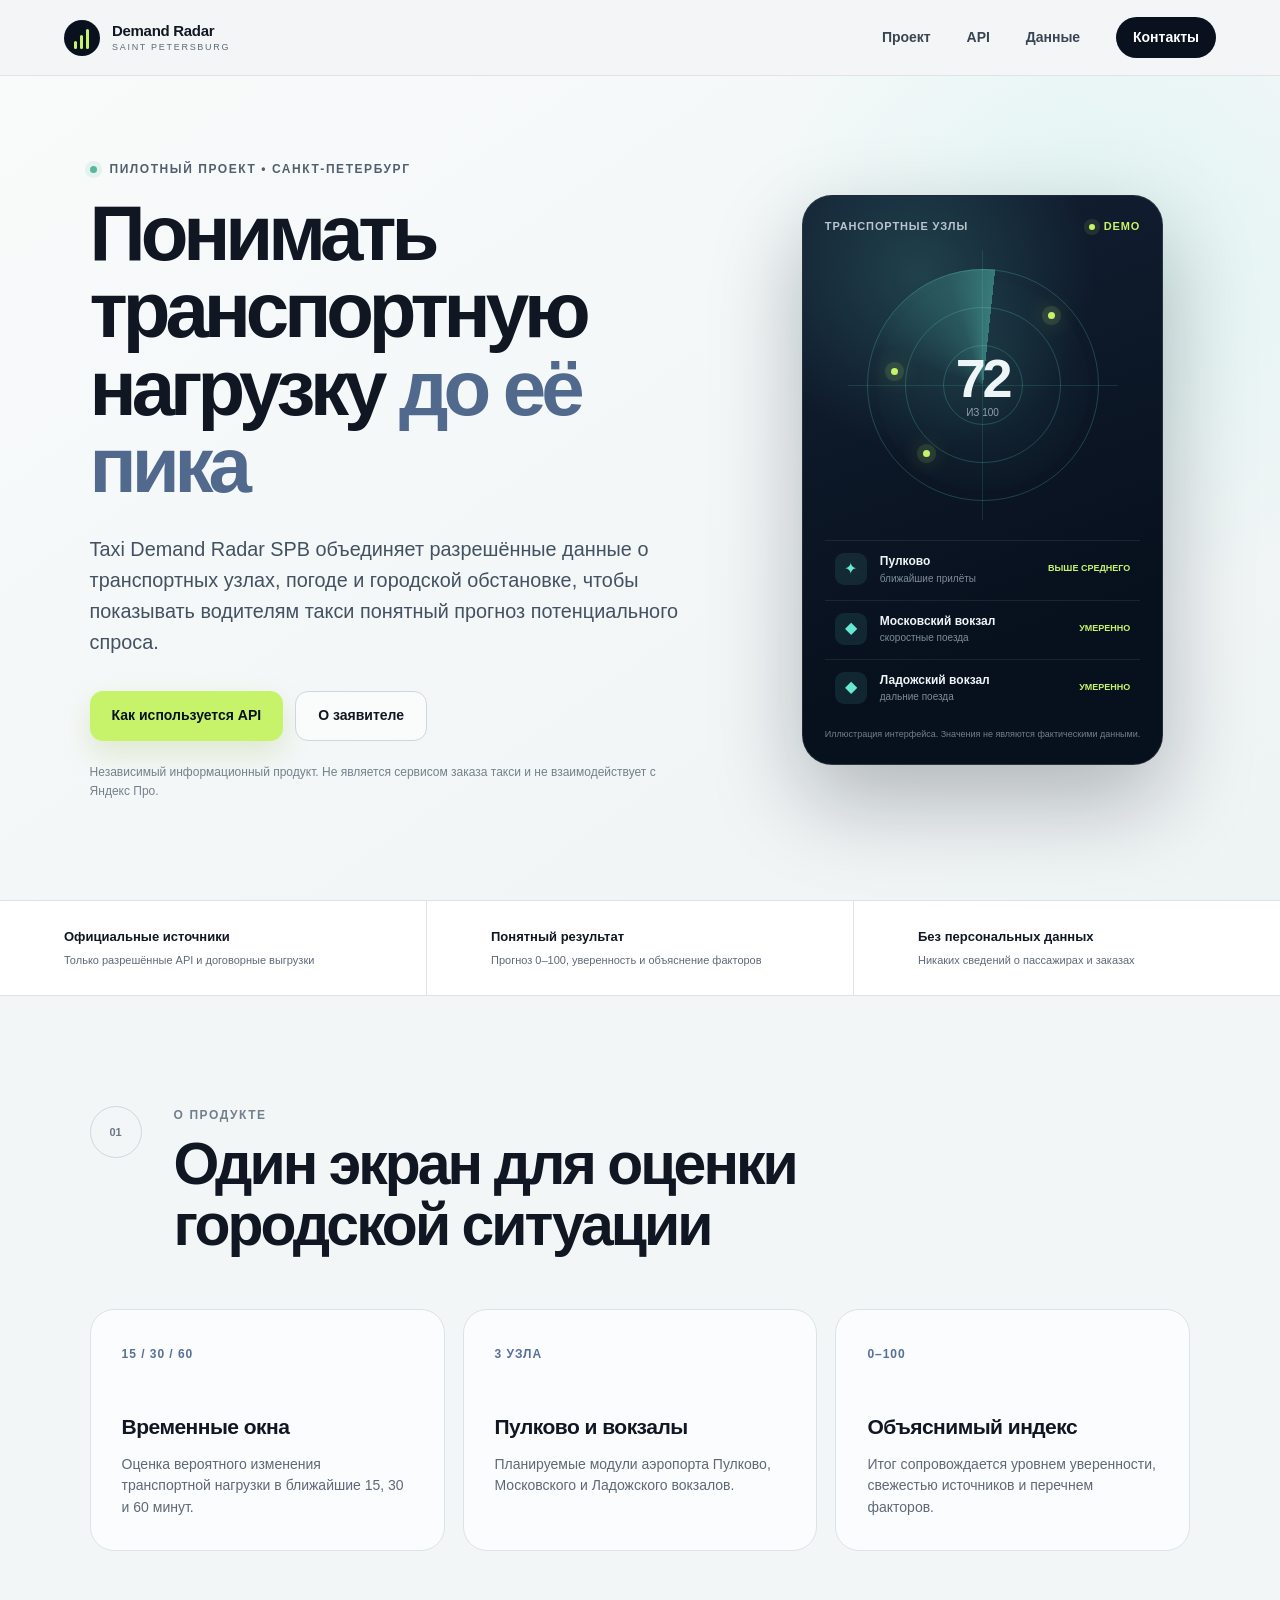
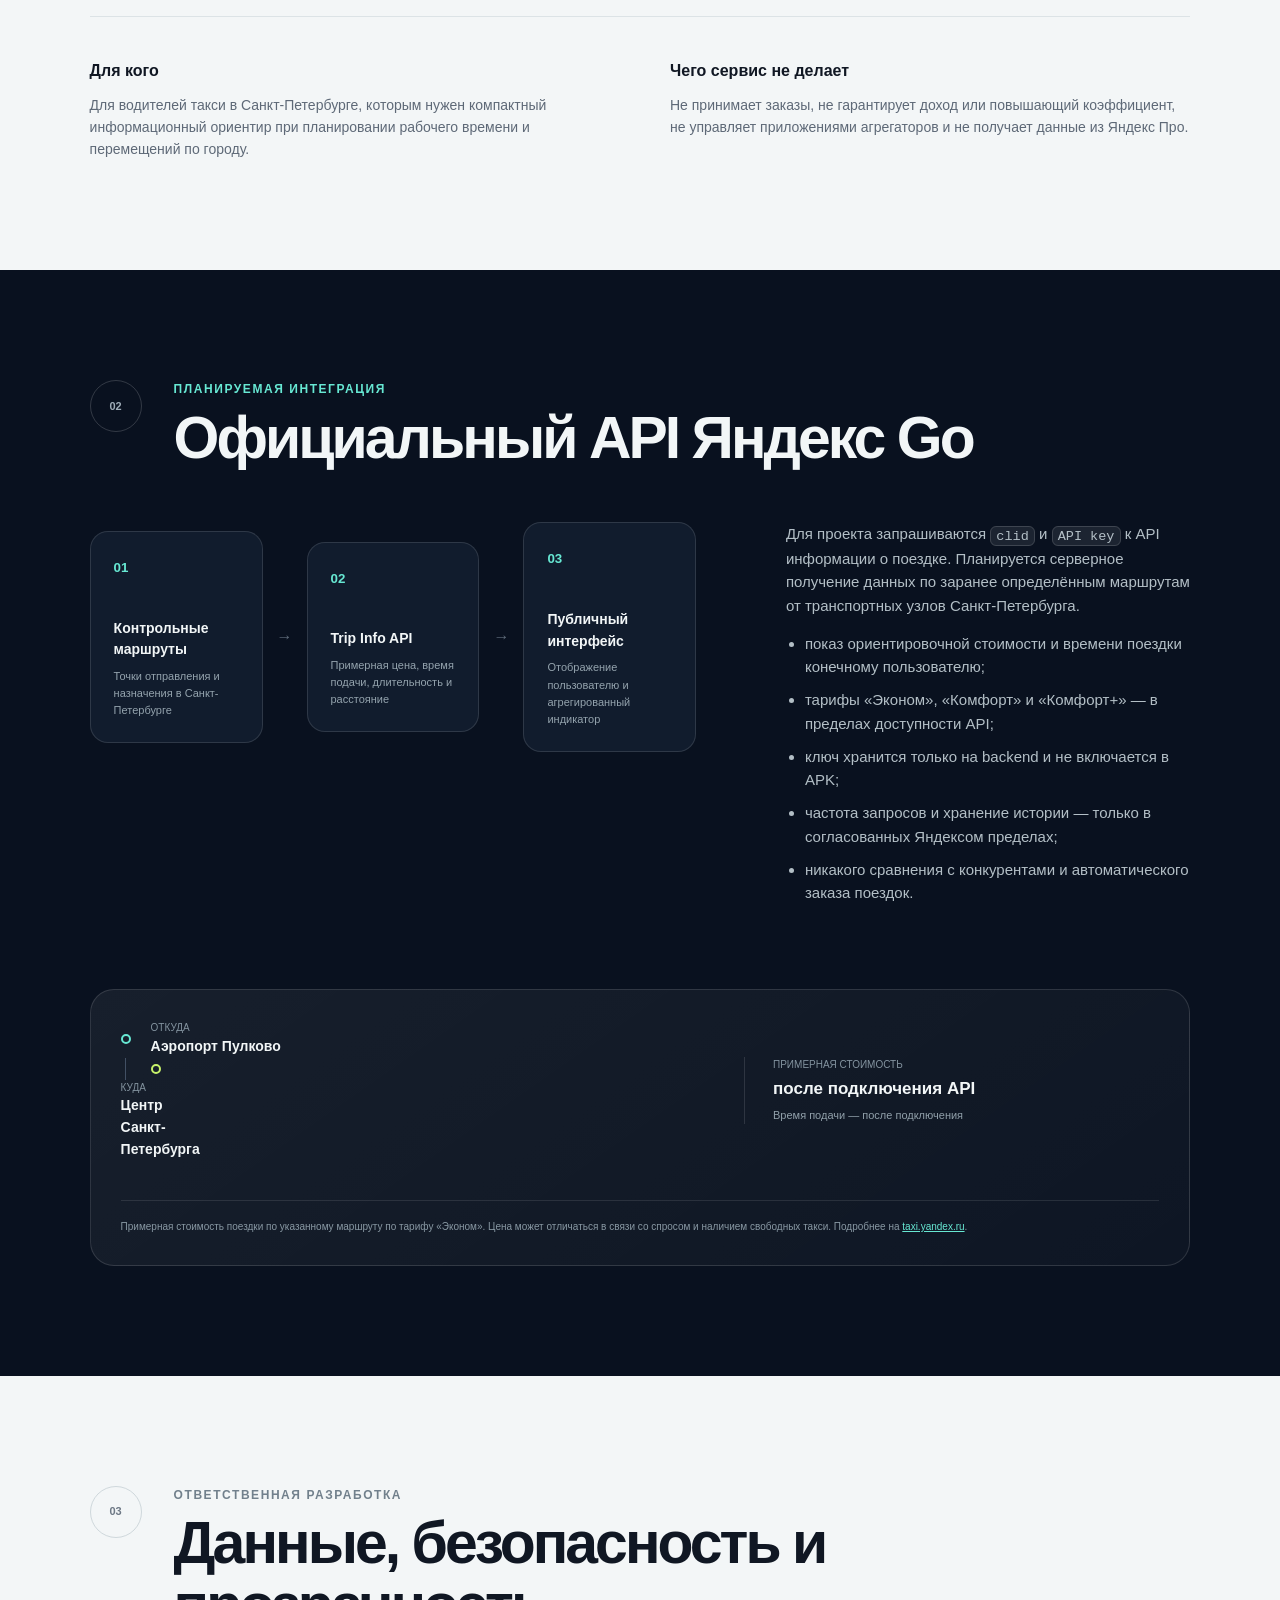
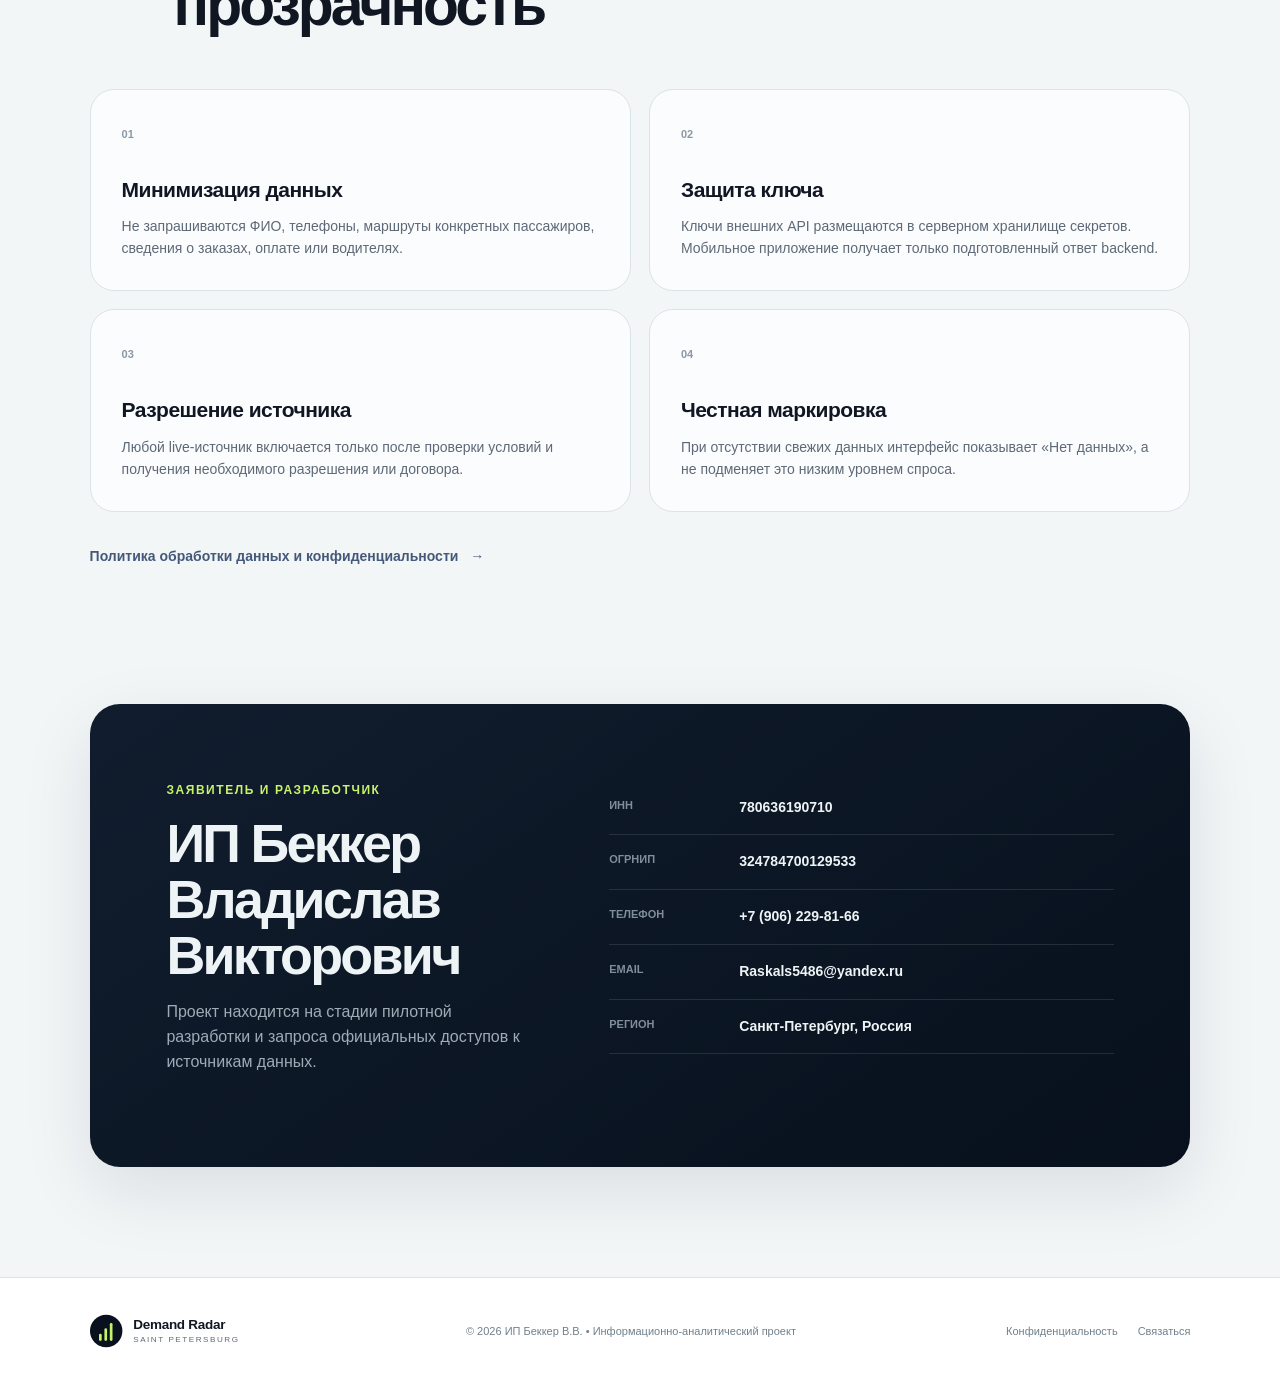
<file: index.html>
<!doctype html>
<html lang="ru">
<head>
  <meta charset="utf-8">
  <meta name="viewport" content="width=device-width, initial-scale=1">
  <meta name="description" content="Taxi Demand Radar SPB — информационный сервис оценки потенциальной транспортной нагрузки в Санкт-Петербурге.">
  <meta name="theme-color" content="#09111f">
  <title>Taxi Demand Radar SPB — транспортная аналитика Санкт-Петербурга</title>
  <link rel="stylesheet" href="styles.css">
</head>
<body>
  <header class="site-header">
    <a class="brand" href="#top" aria-label="Taxi Demand Radar SPB — наверх">
      <span class="brand-mark" aria-hidden="true"><span></span><span></span><span></span></span>
      <span><b>Demand Radar</b><small>Saint Petersburg</small></span>
    </a>
    <nav aria-label="Основная навигация">
      <a href="#product">Проект</a>
      <a href="#integration">API</a>
      <a href="#privacy">Данные</a>
      <a class="nav-cta" href="#contacts">Контакты</a>
    </nav>
  </header>

  <main id="top">
    <section class="hero">
      <div class="hero-copy">
        <div class="eyebrow"><span></span> Пилотный проект • Санкт-Петербург</div>
        <h1>Понимать транспортную нагрузку <em>до её пика</em></h1>
        <p class="hero-lead">Taxi Demand Radar SPB объединяет разрешённые данные о транспортных узлах, погоде и городской обстановке, чтобы показывать водителям такси понятный прогноз потенциального спроса.</p>
        <div class="hero-actions">
          <a class="button button-primary" href="#integration">Как используется API</a>
          <a class="button button-secondary" href="#contacts">О заявителе</a>
        </div>
        <div class="hero-note">Независимый информационный продукт. Не является сервисом заказа такси и не взаимодействует с Яндекс Про.</div>
      </div>

      <div class="radar-card" aria-label="Демонстрационный экран прогноза">
        <div class="radar-top"><span>Транспортные узлы</span><span class="live"><i></i> DEMO</span></div>
        <div class="radar-visual">
          <span class="ring ring-one"></span><span class="ring ring-two"></span><span class="ring ring-three"></span>
          <span class="sweep"></span><span class="point p1"></span><span class="point p2"></span><span class="point p3"></span>
          <div class="radar-score"><strong>72</strong><small>из 100</small></div>
        </div>
        <div class="signal-list">
          <div><span class="signal-icon airport">✦</span><p><b>Пулково</b><small>ближайшие прилёты</small></p><strong>выше среднего</strong></div>
          <div><span class="signal-icon station">◆</span><p><b>Московский вокзал</b><small>скоростные поезда</small></p><strong>умеренно</strong></div>
          <div><span class="signal-icon station">◆</span><p><b>Ладожский вокзал</b><small>дальние поезда</small></p><strong>умеренно</strong></div>
        </div>
        <p class="demo-caption">Иллюстрация интерфейса. Значения не являются фактическими данными.</p>
      </div>
    </section>

    <section class="trust-strip" aria-label="Ключевые принципы">
      <div><b>Официальные источники</b><span>Только разрешённые API и договорные выгрузки</span></div>
      <div><b>Понятный результат</b><span>Прогноз 0–100, уверенность и объяснение факторов</span></div>
      <div><b>Без персональных данных</b><span>Никаких сведений о пассажирах и заказах</span></div>
    </section>

    <section class="section" id="product">
      <div class="section-heading">
        <span class="section-number">01</span>
        <div><p class="kicker">О продукте</p><h2>Один экран для оценки городской ситуации</h2></div>
      </div>
      <div class="feature-grid">
        <article><span>15 / 30 / 60</span><h3>Временные окна</h3><p>Оценка вероятного изменения транспортной нагрузки в ближайшие 15, 30 и 60 минут.</p></article>
        <article><span>3 узла</span><h3>Пулково и вокзалы</h3><p>Планируемые модули аэропорта Пулково, Московского и Ладожского вокзалов.</p></article>
        <article><span>0–100</span><h3>Объяснимый индекс</h3><p>Итог сопровождается уровнем уверенности, свежестью источников и перечнем факторов.</p></article>
      </div>
      <div class="product-copy">
        <div>
          <h3>Для кого</h3>
          <p>Для водителей такси в Санкт-Петербурге, которым нужен компактный информационный ориентир при планировании рабочего времени и перемещений по городу.</p>
        </div>
        <div>
          <h3>Чего сервис не делает</h3>
          <p>Не принимает заказы, не гарантирует доход или повышающий коэффициент, не управляет приложениями агрегаторов и не получает данные из Яндекс Про.</p>
        </div>
      </div>
    </section>

    <section class="section section-dark" id="integration">
      <div class="section-heading">
        <span class="section-number">02</span>
        <div><p class="kicker">Планируемая интеграция</p><h2>Официальный API Яндекс Go</h2></div>
      </div>
      <div class="integration-layout">
        <div class="flow" aria-label="Схема обработки данных">
          <div><small>01</small><b>Контрольные маршруты</b><span>Точки отправления и назначения в Санкт-Петербурге</span></div>
          <i>→</i>
          <div><small>02</small><b>Trip Info API</b><span>Примерная цена, время подачи, длительность и расстояние</span></div>
          <i>→</i>
          <div><small>03</small><b>Публичный интерфейс</b><span>Отображение пользователю и агрегированный индикатор</span></div>
        </div>
        <div class="integration-copy">
          <p>Для проекта запрашиваются <code>clid</code> и <code>API key</code> к API информации о поездке. Планируется серверное получение данных по заранее определённым маршрутам от транспортных узлов Санкт-Петербурга.</p>
          <ul>
            <li>показ ориентировочной стоимости и времени поездки конечному пользователю;</li>
            <li>тарифы «Эконом», «Комфорт» и «Комфорт+» — в пределах доступности API;</li>
            <li>ключ хранится только на backend и не включается в APK;</li>
            <li>частота запросов и хранение истории — только в согласованных Яндексом пределах;</li>
            <li>никакого сравнения с конкурентами и автоматического заказа поездок.</li>
          </ul>
        </div>
      </div>

      <div class="price-widget">
        <div class="widget-route">
          <span class="route-dot start"></span><p><small>Откуда</small><b>Аэропорт Пулково</b></p>
          <span class="route-line"></span>
          <span class="route-dot end"></span><p><small>Куда</small><b>Центр Санкт-Петербурга</b></p>
        </div>
        <div class="widget-result"><small>Примерная стоимость</small><strong>после подключения API</strong><span>Время подачи — после подключения</span></div>
        <p>Примерная стоимость поездки по указанному маршруту по тарифу «Эконом». Цена может отличаться в связи со спросом и наличием свободных такси. Подробнее на <a href="https://taxi.yandex.ru/" rel="noopener noreferrer">taxi.yandex.ru</a>.</p>
      </div>
    </section>

    <section class="section" id="privacy">
      <div class="section-heading">
        <span class="section-number">03</span>
        <div><p class="kicker">Ответственная разработка</p><h2>Данные, безопасность и прозрачность</h2></div>
      </div>
      <div class="policy-grid">
        <article><span>01</span><h3>Минимизация данных</h3><p>Не запрашиваются ФИО, телефоны, маршруты конкретных пассажиров, сведения о заказах, оплате или водителях.</p></article>
        <article><span>02</span><h3>Защита ключа</h3><p>Ключи внешних API размещаются в серверном хранилище секретов. Мобильное приложение получает только подготовленный ответ backend.</p></article>
        <article><span>03</span><h3>Разрешение источника</h3><p>Любой live-источник включается только после проверки условий и получения необходимого разрешения или договора.</p></article>
        <article><span>04</span><h3>Честная маркировка</h3><p>При отсутствии свежих данных интерфейс показывает «Нет данных», а не подменяет это низким уровнем спроса.</p></article>
      </div>
      <a class="text-link" href="privacy.html">Политика обработки данных и конфиденциальности <span>→</span></a>
    </section>

    <section class="section contact-section" id="contacts">
      <div class="contact-card">
        <div>
          <p class="kicker">Заявитель и разработчик</p>
          <h2>ИП Беккер<br>Владислав Викторович</h2>
          <p>Проект находится на стадии пилотной разработки и запроса официальных доступов к источникам данных.</p>
        </div>
        <dl>
          <div><dt>ИНН</dt><dd>780636190710</dd></div>
          <div><dt>ОГРНИП</dt><dd>324784700129533</dd></div>
          <div><dt>Телефон</dt><dd><a href="tel:+79062298166">+7 (906) 229-81-66</a></dd></div>
          <div><dt>Email</dt><dd><a href="mailto:Raskals5486@yandex.ru">Raskals5486@yandex.ru</a></dd></div>
          <div><dt>Регион</dt><dd>Санкт-Петербург, Россия</dd></div>
        </dl>
      </div>
    </section>
  </main>

  <footer>
    <div class="brand footer-brand"><span class="brand-mark"><span></span><span></span><span></span></span><span><b>Demand Radar</b><small>Saint Petersburg</small></span></div>
    <p>© <span id="year">2026</span> ИП Беккер В.В. • Информационно-аналитический проект</p>
    <div><a href="privacy.html">Конфиденциальность</a><a href="mailto:Raskals5486@yandex.ru">Связаться</a></div>
  </footer>

  <script type="module" src="app.js"></script>
</body>
</html>
</file>
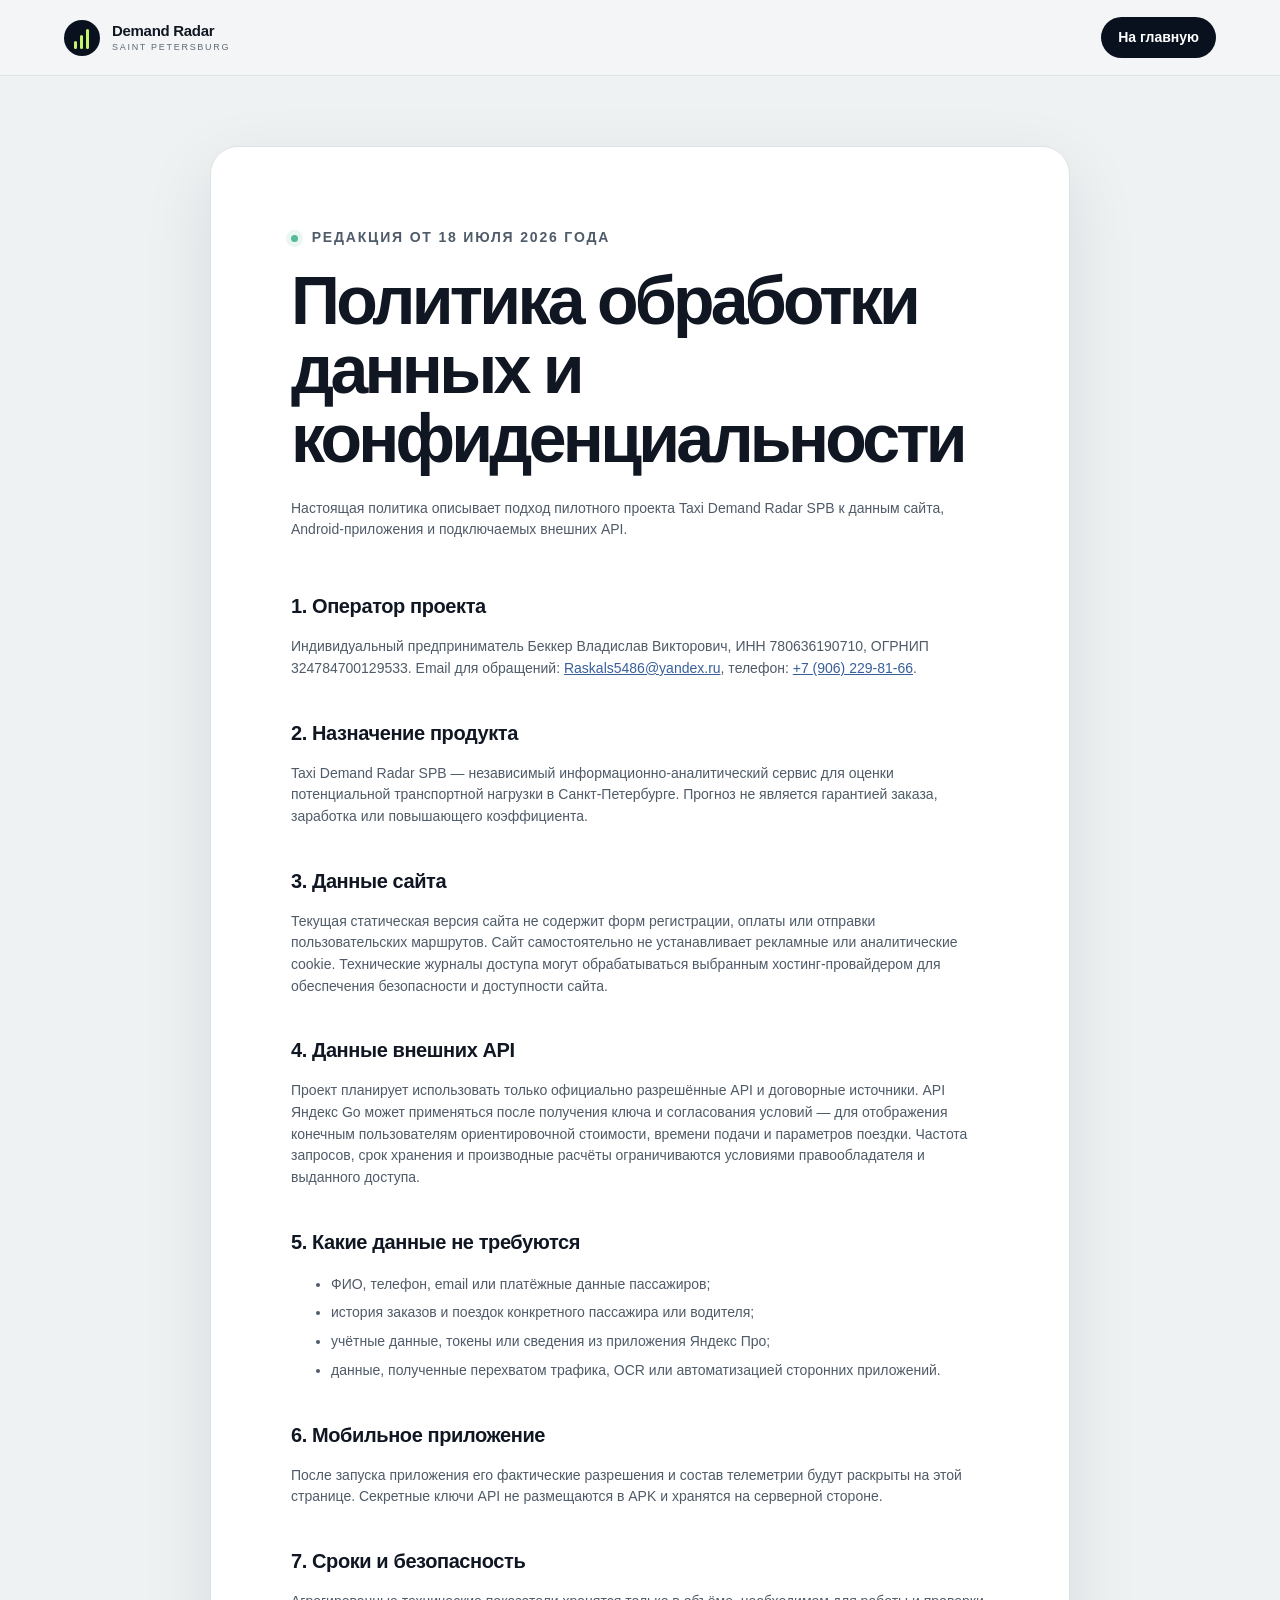
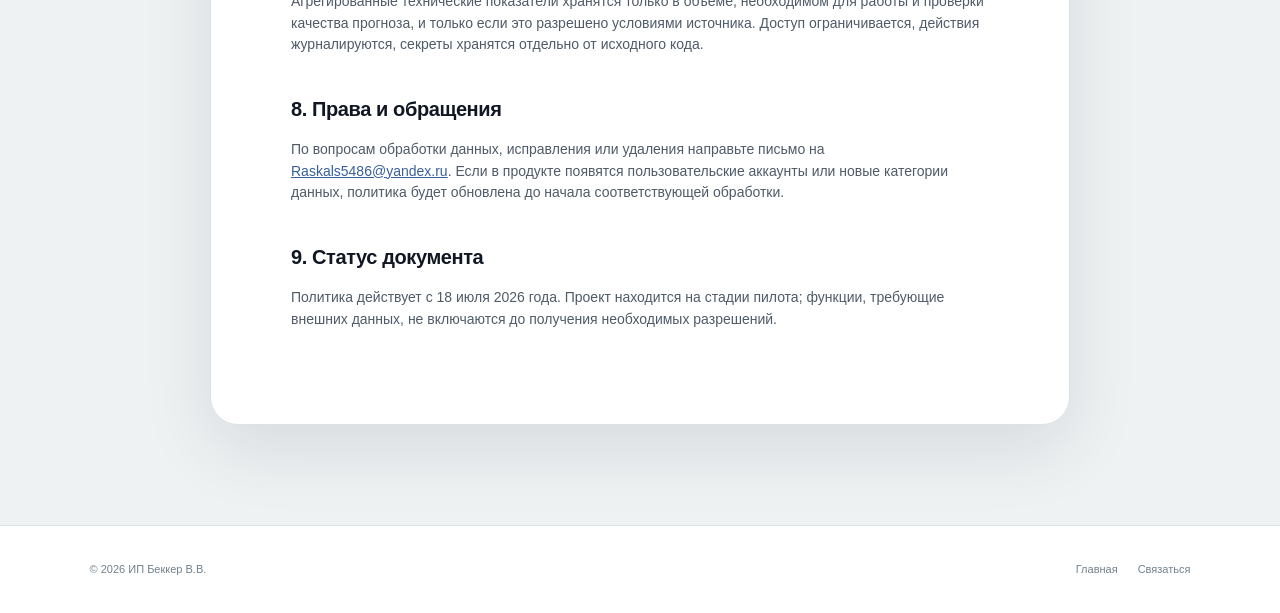
<file: privacy.html>
<!doctype html>
<html lang="ru">
<head>
  <meta charset="utf-8">
  <meta name="viewport" content="width=device-width, initial-scale=1">
  <meta name="description" content="Политика обработки данных Taxi Demand Radar SPB.">
  <meta name="theme-color" content="#09111f">
  <title>Политика обработки данных — Taxi Demand Radar SPB</title>
  <link rel="stylesheet" href="styles.css">
</head>
<body class="legal-page">
  <header class="site-header">
    <a class="brand" href="index.html"><span class="brand-mark"><span></span><span></span><span></span></span><span><b>Demand Radar</b><small>Saint Petersburg</small></span></a>
    <nav><a class="nav-cta" href="index.html">На главную</a></nav>
  </header>
  <main>
    <article class="legal-document">
      <p class="eyebrow"><span></span> Редакция от 18 июля 2026 года</p>
      <h1>Политика обработки данных и конфиденциальности</h1>
      <p class="legal-lead">Настоящая политика описывает подход пилотного проекта Taxi Demand Radar SPB к данным сайта, Android-приложения и подключаемых внешних API.</p>

      <h2>1. Оператор проекта</h2>
      <p>Индивидуальный предприниматель Беккер Владислав Викторович, ИНН 780636190710, ОГРНИП 324784700129533. Email для обращений: <a href="mailto:Raskals5486@yandex.ru">Raskals5486@yandex.ru</a>, телефон: <a href="tel:+79062298166">+7 (906) 229-81-66</a>.</p>

      <h2>2. Назначение продукта</h2>
      <p>Taxi Demand Radar SPB — независимый информационно-аналитический сервис для оценки потенциальной транспортной нагрузки в Санкт-Петербурге. Прогноз не является гарантией заказа, заработка или повышающего коэффициента.</p>

      <h2>3. Данные сайта</h2>
      <p>Текущая статическая версия сайта не содержит форм регистрации, оплаты или отправки пользовательских маршрутов. Сайт самостоятельно не устанавливает рекламные или аналитические cookie. Технические журналы доступа могут обрабатываться выбранным хостинг-провайдером для обеспечения безопасности и доступности сайта.</p>

      <h2>4. Данные внешних API</h2>
      <p>Проект планирует использовать только официально разрешённые API и договорные источники. API Яндекс Go может применяться после получения ключа и согласования условий — для отображения конечным пользователям ориентировочной стоимости, времени подачи и параметров поездки. Частота запросов, срок хранения и производные расчёты ограничиваются условиями правообладателя и выданного доступа.</p>

      <h2>5. Какие данные не требуются</h2>
      <ul>
        <li>ФИО, телефон, email или платёжные данные пассажиров;</li>
        <li>история заказов и поездок конкретного пассажира или водителя;</li>
        <li>учётные данные, токены или сведения из приложения Яндекс Про;</li>
        <li>данные, полученные перехватом трафика, OCR или автоматизацией сторонних приложений.</li>
      </ul>

      <h2>6. Мобильное приложение</h2>
      <p>После запуска приложения его фактические разрешения и состав телеметрии будут раскрыты на этой странице. Секретные ключи API не размещаются в APK и хранятся на серверной стороне.</p>

      <h2>7. Сроки и безопасность</h2>
      <p>Агрегированные технические показатели хранятся только в объёме, необходимом для работы и проверки качества прогноза, и только если это разрешено условиями источника. Доступ ограничивается, действия журналируются, секреты хранятся отдельно от исходного кода.</p>

      <h2>8. Права и обращения</h2>
      <p>По вопросам обработки данных, исправления или удаления направьте письмо на <a href="mailto:Raskals5486@yandex.ru">Raskals5486@yandex.ru</a>. Если в продукте появятся пользовательские аккаунты или новые категории данных, политика будет обновлена до начала соответствующей обработки.</p>

      <h2>9. Статус документа</h2>
      <p>Политика действует с 18 июля 2026 года. Проект находится на стадии пилота; функции, требующие внешних данных, не включаются до получения необходимых разрешений.</p>
    </article>
  </main>
  <footer><p>© 2026 ИП Беккер В.В.</p><div><a href="index.html">Главная</a><a href="mailto:Raskals5486@yandex.ru">Связаться</a></div></footer>
</body>
</html>
</file>
<file: styles.css>
:root {
  --bg: #f3f6f7;
  --surface: #ffffff;
  --ink: #101723;
  --muted: #5e6977;
  --line: #dce3e6;
  --dark: #09111f;
  --dark-2: #111c2d;
  --lime: #c7f36a;
  --cyan: #67e8d3;
  --blue: #7aa2ff;
  --radius: 24px;
  --shadow: 0 24px 70px rgba(16, 23, 35, .10);
}

* { box-sizing: border-box; }
html { scroll-behavior: smooth; }
body { margin: 0; color: var(--ink); background: var(--bg); font-family: Inter, "Segoe UI", Arial, sans-serif; line-height: 1.55; }
a { color: inherit; }
code { padding: .12em .38em; border: 1px solid rgba(255,255,255,.15); border-radius: 6px; background: rgba(255,255,255,.08); font-size: .9em; }

.site-header { position: sticky; z-index: 20; top: 0; display: flex; align-items: center; justify-content: space-between; min-height: 76px; padding: 0 clamp(24px, 5vw, 76px); border-bottom: 1px solid rgba(16,23,35,.08); background: rgba(243,246,247,.9); backdrop-filter: blur(18px); }
.brand { display: inline-flex; align-items: center; gap: 12px; color: var(--ink); text-decoration: none; }
.brand > span:last-child { display: grid; line-height: 1.05; }
.brand b { font-size: 15px; letter-spacing: -.02em; }
.brand small { margin-top: 4px; color: var(--muted); font-size: 9px; letter-spacing: .19em; text-transform: uppercase; }
.brand-mark { position: relative; display: grid; place-items: end center; width: 36px; height: 36px; overflow: hidden; border-radius: 50%; background: var(--dark); }
.brand-mark span { position: absolute; bottom: 7px; width: 3px; border-radius: 4px; background: var(--lime); }
.brand-mark span:nth-child(1) { left: 10px; height: 8px; }
.brand-mark span:nth-child(2) { left: 16px; height: 14px; }
.brand-mark span:nth-child(3) { left: 22px; height: 20px; }
nav { display: flex; align-items: center; gap: clamp(16px, 2.8vw, 38px); }
nav a { color: #3a4553; font-size: 14px; font-weight: 650; text-decoration: none; }
.nav-cta { padding: 10px 17px; color: #fff; border-radius: 999px; background: var(--dark); }

.hero { display: grid; grid-template-columns: minmax(0, 1.06fr) minmax(390px, .74fr); gap: clamp(36px, 7vw, 110px); align-items: center; min-height: calc(100vh - 76px); padding: 74px clamp(24px, 7vw, 110px) 90px; overflow: hidden; background: radial-gradient(circle at 85% 22%, rgba(103,232,211,.14), transparent 28%), linear-gradient(145deg, #f9fbfb 0%, #eef3f4 100%); }
.hero-copy { max-width: 760px; }
.eyebrow, .kicker { margin: 0 0 17px; color: #52606e; font-size: 12px; font-weight: 800; letter-spacing: .13em; text-transform: uppercase; }
.eyebrow span { display: inline-block; width: 7px; height: 7px; margin-right: 8px; border-radius: 50%; background: #57b89b; box-shadow: 0 0 0 5px rgba(87,184,155,.13); }
.hero h1 { max-width: 780px; margin: 0; font-size: clamp(48px, 6.1vw, 88px); font-weight: 780; line-height: .99; letter-spacing: -.065em; }
.hero h1 em { color: #50698c; font-style: normal; }
.hero-lead { max-width: 690px; margin: 30px 0 0; color: #445160; font-size: clamp(17px, 1.55vw, 22px); line-height: 1.55; }
.hero-actions { display: flex; flex-wrap: wrap; gap: 12px; margin-top: 34px; }
.button { display: inline-flex; align-items: center; justify-content: center; min-height: 50px; padding: 0 22px; border-radius: 13px; font-size: 14px; font-weight: 760; text-decoration: none; }
.button-primary { color: var(--dark); background: var(--lime); box-shadow: 0 12px 28px rgba(141,180,62,.22); }
.button-secondary { border: 1px solid #ced7db; background: rgba(255,255,255,.62); }
.hero-note { max-width: 610px; margin-top: 22px; color: #75808d; font-size: 12px; }

.radar-card { position: relative; max-width: 500px; margin: 0 auto; padding: 22px; overflow: hidden; color: #eef5f7; border: 1px solid rgba(255,255,255,.1); border-radius: 30px; background: linear-gradient(160deg, #132033 0%, #07101d 74%); box-shadow: 0 36px 90px rgba(3,11,21,.27); }
.radar-card::before { position: absolute; inset: -20% 15% 52% -20%; content: ""; background: radial-gradient(circle, rgba(103,232,211,.18), transparent 65%); }
.radar-top { position: relative; display: flex; justify-content: space-between; color: #bac6cd; font-size: 11px; font-weight: 750; letter-spacing: .08em; text-transform: uppercase; }
.live { color: var(--lime); }
.live i { display: inline-block; width: 6px; height: 6px; margin-right: 5px; border-radius: 50%; background: var(--lime); box-shadow: 0 0 0 5px rgba(199,243,106,.1); }
.radar-visual { position: relative; display: grid; place-items: center; width: 270px; height: 270px; margin: 15px auto 20px; border-radius: 50%; background: radial-gradient(circle, rgba(103,232,211,.09), rgba(103,232,211,.01) 55%, transparent 56%); }
.ring { position: absolute; border: 1px solid rgba(103,232,211,.22); border-radius: 50%; }
.ring-one { inset: 19px; }.ring-two { inset: 57px; }.ring-three { inset: 95px; }
.radar-visual::before, .radar-visual::after { position: absolute; content: ""; background: rgba(103,232,211,.13); }
.radar-visual::before { width: 1px; height: 100%; }.radar-visual::after { width: 100%; height: 1px; }
.sweep { position: absolute; inset: 19px; border-radius: 50%; background: conic-gradient(from 6deg, transparent 0 78%, rgba(103,232,211,.24) 93%, rgba(103,232,211,.55)); opacity: .72; animation: rotate 8s linear infinite; }
.point { position: absolute; width: 7px; height: 7px; border-radius: 50%; background: var(--lime); box-shadow: 0 0 0 6px rgba(199,243,106,.11), 0 0 22px var(--lime); }
.p1 { top: 62px; right: 63px; }.p2 { bottom: 63px; left: 75px; }.p3 { top: 118px; left: 43px; }
.radar-score { position: relative; z-index: 2; display: grid; text-align: center; }
.radar-score strong { font-size: 54px; line-height: 1; letter-spacing: -.06em; }.radar-score small { color: #91a0aa; font-size: 10px; text-transform: uppercase; }
.signal-list { position: relative; display: grid; gap: 2px; }
.signal-list > div { display: grid; grid-template-columns: 35px 1fr auto; gap: 10px; align-items: center; padding: 11px 10px; border-top: 1px solid rgba(255,255,255,.08); }
.signal-icon { display: grid; place-items: center; width: 32px; height: 32px; color: var(--cyan); border-radius: 9px; background: rgba(103,232,211,.1); }
.signal-list p { display: grid; margin: 0; }.signal-list b { font-size: 12px; }.signal-list small { color: #7e8d98; font-size: 10px; }.signal-list strong { color: var(--lime); font-size: 9px; text-transform: uppercase; }
.demo-caption { margin: 12px 0 0; color: #71808b; font-size: 9px; text-align: center; }
@keyframes rotate { to { transform: rotate(360deg); } }

.trust-strip { display: grid; grid-template-columns: repeat(3, 1fr); gap: 1px; border-top: 1px solid var(--line); border-bottom: 1px solid var(--line); background: var(--line); }
.trust-strip div { display: grid; gap: 5px; padding: 26px clamp(24px, 5vw, 74px); background: #fff; }
.trust-strip b { font-size: 13px; }.trust-strip span { color: var(--muted); font-size: 11px; }

.section { padding: 110px clamp(24px, 7vw, 110px); }
.section-heading { display: grid; grid-template-columns: 60px minmax(0, 1fr); gap: 24px; align-items: start; max-width: 920px; margin-bottom: 54px; }
.section-number { display: grid; place-items: center; width: 52px; height: 52px; color: #6d7885; border: 1px solid #cfd8dc; border-radius: 50%; font-size: 11px; font-weight: 800; }
.section-heading .kicker { margin-bottom: 8px; color: #71808c; }
.section h2 { margin: 0; font-size: clamp(35px, 4.6vw, 64px); line-height: 1.04; letter-spacing: -.05em; }
.feature-grid { display: grid; grid-template-columns: repeat(3, 1fr); gap: 18px; }
.feature-grid article, .policy-grid article { padding: 31px; border: 1px solid var(--line); border-radius: var(--radius); background: rgba(255,255,255,.72); }
.feature-grid article > span { color: #587099; font-size: 12px; font-weight: 850; letter-spacing: .08em; text-transform: uppercase; }
.feature-grid h3, .policy-grid h3 { margin: 45px 0 10px; font-size: 21px; letter-spacing: -.025em; }
.feature-grid p, .policy-grid p, .product-copy p { margin: 0; color: var(--muted); font-size: 14px; }
.product-copy { display: grid; grid-template-columns: 1fr 1fr; gap: 60px; margin-top: 65px; padding-top: 42px; border-top: 1px solid var(--line); }
.product-copy h3 { margin: 0 0 12px; font-size: 16px; }

.section-dark { color: #f2f6f7; background: var(--dark); }
.section-dark .section-number { color: #9eacb7; border-color: rgba(255,255,255,.17); }
.section-dark .kicker { color: var(--cyan); }
.integration-layout { display: grid; grid-template-columns: 1.2fr .8fr; gap: clamp(40px, 7vw, 100px); align-items: start; }
.flow { display: grid; grid-template-columns: 1fr auto 1fr auto 1fr; gap: 14px; align-items: center; }
.flow div { min-height: 180px; padding: 23px; border: 1px solid rgba(255,255,255,.12); border-radius: 18px; background: var(--dark-2); }
.flow small { color: var(--cyan); font-weight: 800; }.flow b { display: block; margin-top: 38px; font-size: 14px; }.flow span { display: block; margin-top: 7px; color: #94a3ad; font-size: 11px; }.flow i { color: #5e6a78; font-style: normal; }
.integration-copy { color: #b3bfc6; font-size: 15px; }.integration-copy p { margin-top: 0; }.integration-copy ul { display: grid; gap: 10px; padding-left: 19px; }
.price-widget { display: grid; grid-template-columns: 1fr .7fr; gap: 30px; align-items: center; margin-top: 70px; padding: 30px; border: 1px solid rgba(255,255,255,.13); border-radius: 24px; background: linear-gradient(145deg, rgba(255,255,255,.06), rgba(255,255,255,.025)); }
.widget-route { display: grid; grid-template-columns: 16px 1fr; column-gap: 14px; align-items: center; }.widget-route p { display: grid; margin: 0; }.widget-route small, .widget-result small { color: #83939f; font-size: 10px; text-transform: uppercase; }.widget-route b { font-size: 14px; }.route-dot { width: 10px; height: 10px; border: 2px solid var(--cyan); border-radius: 50%; }.route-dot.end { border-color: var(--lime); }.route-line { width: 1px; height: 22px; margin-left: 4px; background: #425064; }
.widget-result { display: grid; gap: 4px; padding-left: 28px; border-left: 1px solid rgba(255,255,255,.12); }.widget-result strong { font-size: 17px; }.widget-result span { color: #91a0aa; font-size: 11px; }
.price-widget > p { grid-column: 1 / -1; margin: 10px 0 0; padding-top: 18px; color: #8898a3; border-top: 1px solid rgba(255,255,255,.1); font-size: 10px; }.price-widget a { color: var(--cyan); }

.policy-grid { display: grid; grid-template-columns: repeat(2, 1fr); gap: 18px; }
.policy-grid article > span { color: #8a99a5; font-size: 11px; font-weight: 850; }.policy-grid h3 { margin-top: 28px; }
.text-link { display: inline-flex; gap: 12px; margin-top: 34px; color: #44597a; font-size: 14px; font-weight: 780; text-decoration: none; }.text-link span { transition: transform .2s; }.text-link:hover span { transform: translateX(4px); }

.contact-section { padding-top: 25px; }
.contact-card { display: grid; grid-template-columns: .85fr 1.15fr; gap: 70px; padding: clamp(36px, 6vw, 78px); color: #eef4f5; border-radius: 30px; background: linear-gradient(145deg, #111d2e, #07101c); box-shadow: var(--shadow); }
.contact-card .kicker { color: var(--lime); }.contact-card h2 { font-size: clamp(34px, 4.2vw, 58px); }.contact-card > div > p:last-child { max-width: 470px; color: #9eacb6; }
.contact-card dl { margin: 0; }.contact-card dl div { display: grid; grid-template-columns: 130px 1fr; padding: 16px 0; border-bottom: 1px solid rgba(255,255,255,.11); }.contact-card dt { color: #7f8e99; font-size: 11px; font-weight: 750; text-transform: uppercase; }.contact-card dd { margin: 0; font-size: 14px; font-weight: 650; }.contact-card a { text-decoration: none; }

footer { display: flex; align-items: center; justify-content: space-between; gap: 24px; padding: 35px clamp(24px, 7vw, 110px); color: #71808c; border-top: 1px solid var(--line); background: #fff; font-size: 11px; }
footer p { margin: 0; }.footer-brand { transform: scale(.9); transform-origin: left center; }footer > div:last-child { display: flex; gap: 20px; }footer a { text-decoration: none; }

.legal-page { background: #eef2f3; }.legal-page main { padding: 70px 24px 100px; }.legal-document { max-width: 860px; margin: 0 auto; padding: clamp(34px, 7vw, 80px); border: 1px solid var(--line); border-radius: 28px; background: #fff; box-shadow: var(--shadow); }.legal-document h1 { margin: 0 0 24px; font-size: clamp(40px, 6vw, 68px); line-height: 1.02; letter-spacing: -.055em; }.legal-lead { margin-bottom: 50px; color: var(--muted); font-size: 18px; }.legal-document h2 { margin: 38px 0 10px; font-size: 20px; letter-spacing: -.02em; }.legal-document p, .legal-document li { color: #4f5b68; font-size: 14px; }.legal-document li + li { margin-top: 7px; }.legal-document a { color: #385f9b; }

@media (max-width: 980px) {
  .hero { grid-template-columns: 1fr; }.radar-card { width: min(100%, 520px); }.trust-strip { grid-template-columns: 1fr; }.feature-grid { grid-template-columns: 1fr; }.integration-layout { grid-template-columns: 1fr; }.flow { grid-template-columns: 1fr; }.flow i { transform: rotate(90deg); justify-self: center; }.flow div { min-height: auto; }.flow b { margin-top: 24px; }.contact-card { grid-template-columns: 1fr; }.price-widget { grid-template-columns: 1fr; }.widget-result { padding: 20px 0 0; border-top: 1px solid rgba(255,255,255,.12); border-left: 0; }
}
@media (max-width: 720px) {
  .site-header { min-height: 66px; }.site-header nav a:not(.nav-cta) { display: none; }.hero { padding-top: 54px; }.hero h1 { overflow-wrap: break-word; font-size: clamp(38px, 11vw, 52px); letter-spacing: -.05em; }.radar-visual { width: min(270px, 100%); height: auto; aspect-ratio: 1; }.section { padding-top: 78px; padding-bottom: 78px; }.section-heading { grid-template-columns: 1fr; gap: 15px; }.section-number { width: 42px; height: 42px; }.product-copy, .policy-grid { grid-template-columns: 1fr; }.price-widget { padding: 22px; }.contact-card { padding: 30px 24px; }.contact-card dl div { grid-template-columns: 1fr; gap: 4px; }.contact-card dd, .legal-document p, .legal-document li { overflow-wrap: anywhere; }footer { align-items: flex-start; flex-direction: column; }.footer-brand { display: none; }
}
@media (max-width: 480px) {
  .site-header nav { display: none; }
}
@media (prefers-reduced-motion: reduce) { html { scroll-behavior: auto; }.sweep { animation: none; } }
</file>
